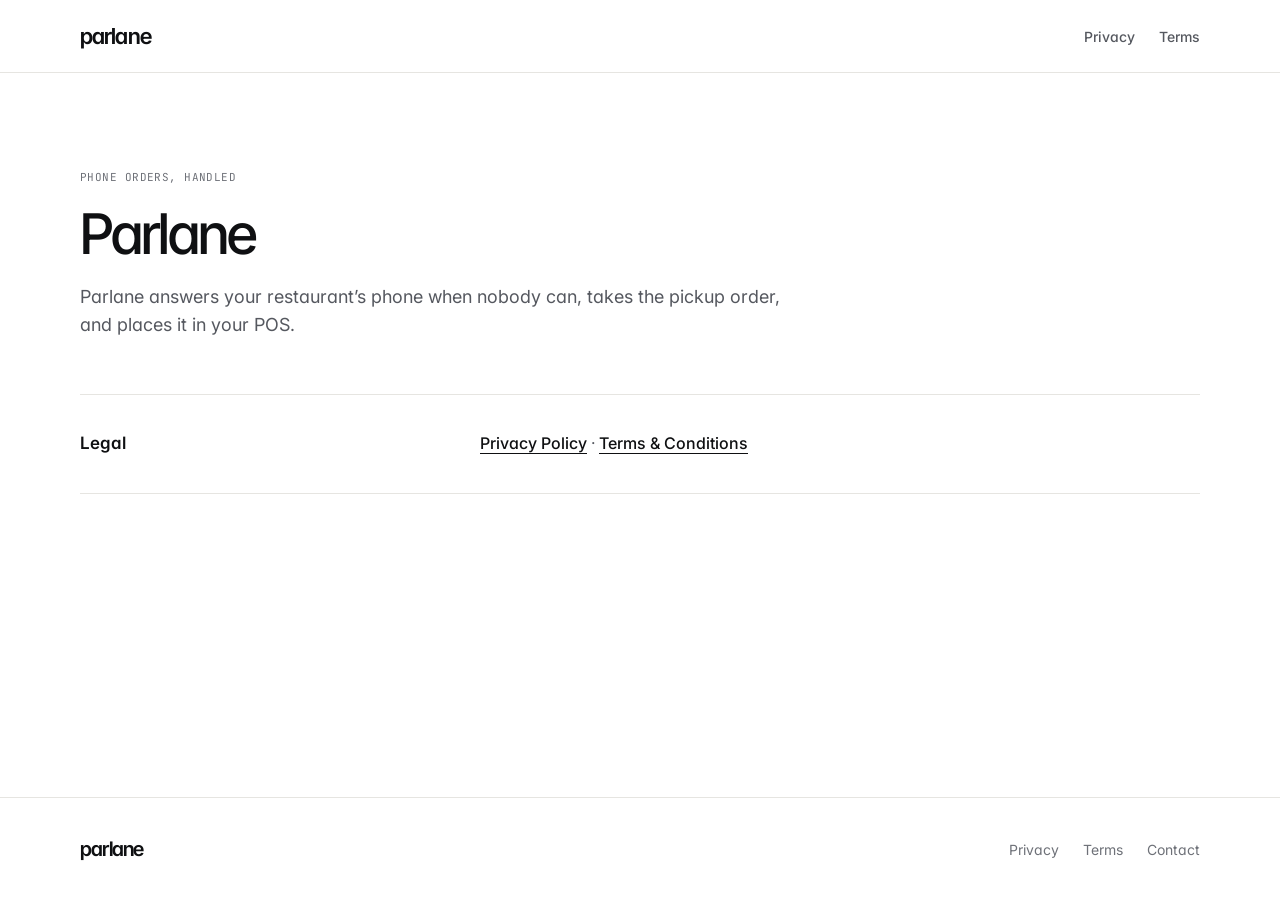
<file: index.html>
<!doctype html>
<html lang="en"><head><meta charset="utf-8"><meta name="viewport" content="width=device-width,initial-scale=1">
<title>Phone orders, handled | Parlane</title><meta name="description" content="Parlane answers your restaurant's phone, takes the pickup order, and places it in your POS."><link rel="stylesheet" href="/style.css"></head>
<body><header><div class="wrap"><a class="wordmark" href="/">parlane</a><nav aria-label="Main"><a href="/privacy.html">Privacy</a><a href="/terms.html">Terms</a></nav></div></header>
<main><div class="wrap legal"><div class="intro"><p class="m">Phone orders, handled</p><h1 class="d">Parlane</h1>
<p class="lede">Parlane answers your restaurant&rsquo;s phone when nobody can, takes the pickup order, and places it in your POS.</p></div>
<div class="rows">
<section class="row"><h2>Legal</h2><div class="body"><p><a href="/privacy.html">Privacy Policy</a> &middot; <a href="/terms.html">Terms &amp; Conditions</a></p></div></section>
</div></div></main>
<footer><div class="wrap"><a class="wordmark" href="/">parlane</a><nav aria-label="Footer"><a href="/privacy.html">Privacy</a><a href="/terms.html">Terms</a><a href="mailto:ibrahim.am1998@gmail.com">Contact</a></nav></div></footer></body></html>
</file>
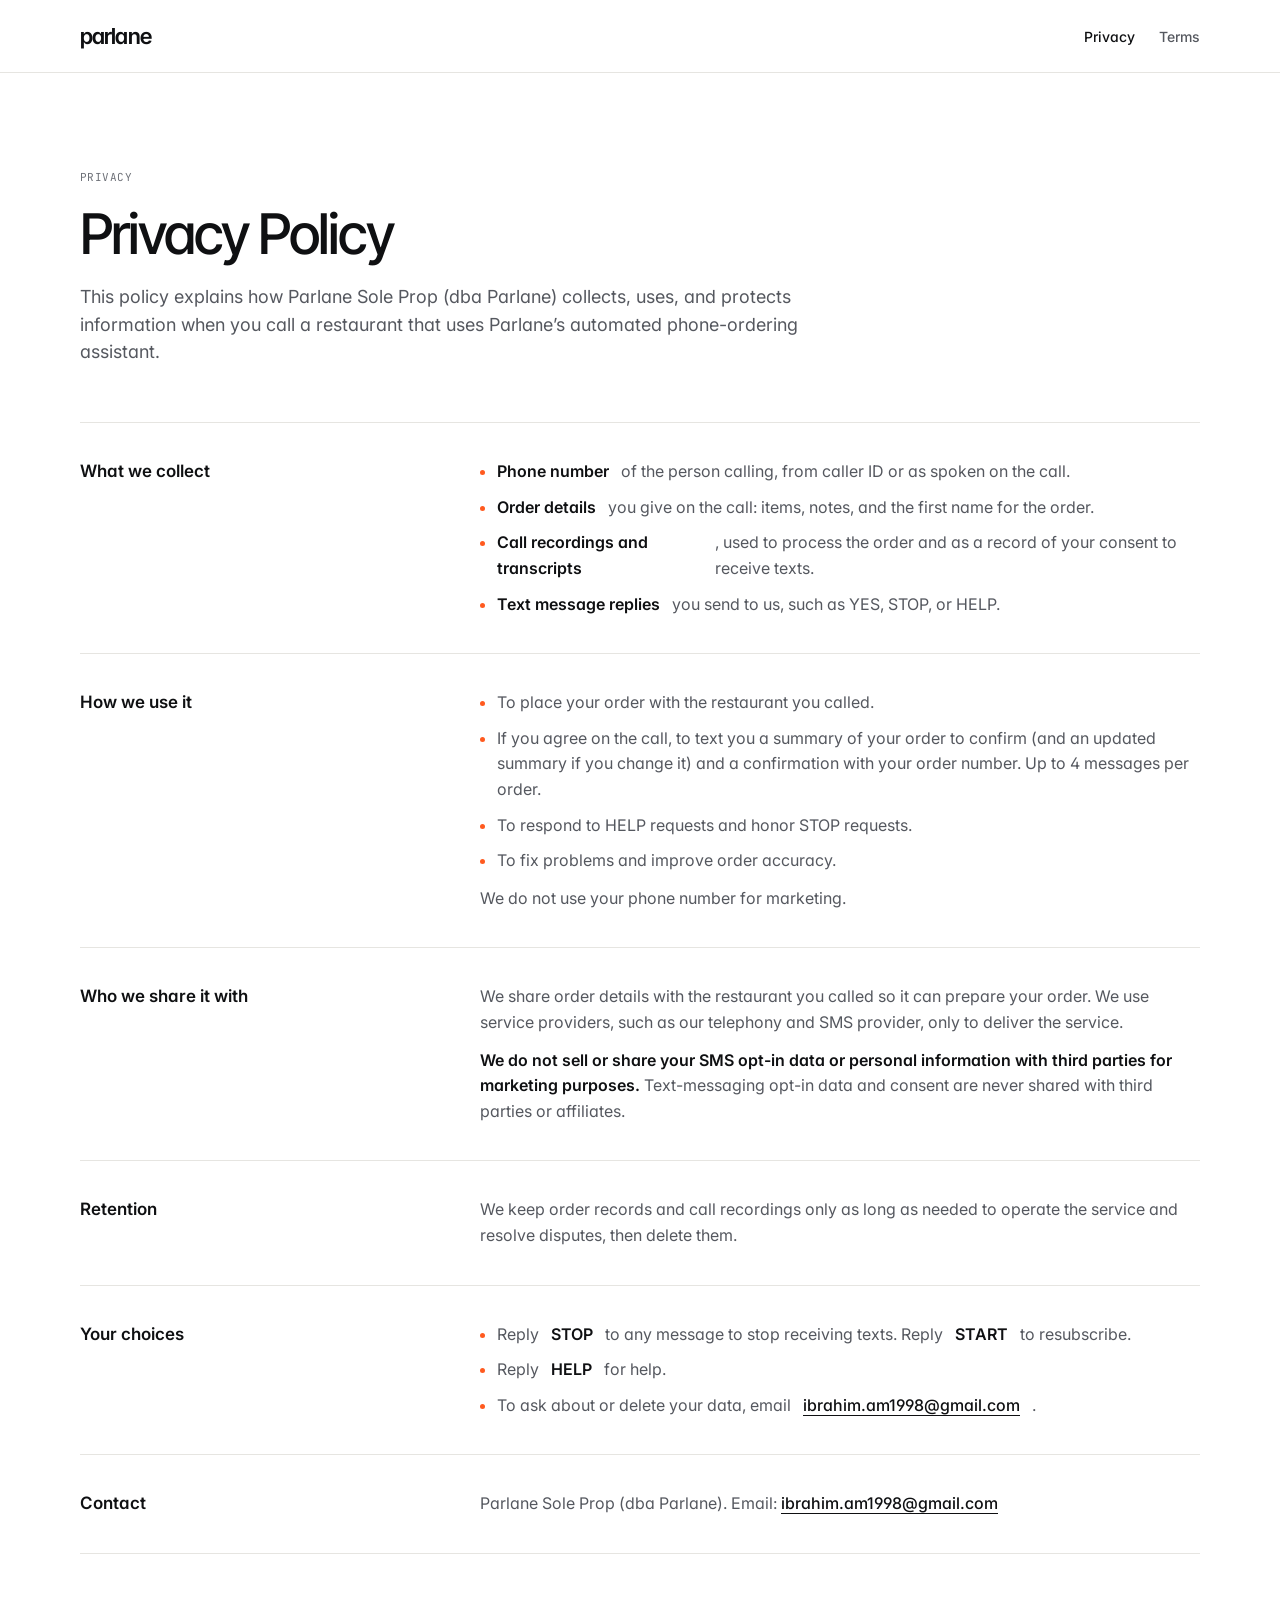
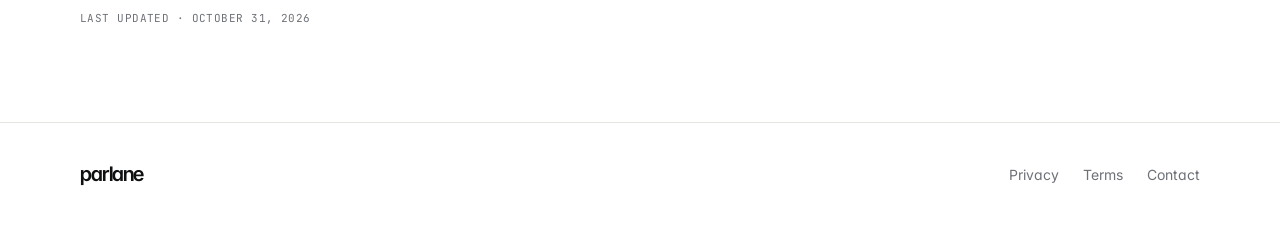
<file: privacy.html>
<!doctype html>
<html lang="en"><head><meta charset="utf-8"><meta name="viewport" content="width=device-width,initial-scale=1">
<title>Privacy Policy | Parlane</title><meta name="description" content="Privacy Policy for Parlane, operated by Parlane Sole Prop."><link rel="stylesheet" href="/style.css"></head>
<body><header><div class="wrap"><a class="wordmark" href="/">parlane</a><nav aria-label="Main"><a href="/privacy.html" aria-current="page">Privacy</a><a href="/terms.html">Terms</a></nav></div></header>
<main><div class="wrap legal"><div class="intro"><p class="m">Privacy</p><h1 class="d">Privacy Policy</h1>
<p class="lede">This policy explains how Parlane Sole Prop (dba Parlane) collects, uses, and protects information when you call a restaurant that uses Parlane&rsquo;s automated phone-ordering assistant.</p></div>
<div class="rows">
<section class="row"><h2>What we collect</h2><div class="body"><ul>
<li><strong>Phone number</strong> of the person calling, from caller ID or as spoken on the call.</li>
<li><strong>Order details</strong> you give on the call: items, notes, and the first name for the order.</li>
<li><strong>Call recordings and transcripts</strong>, used to process the order and as a record of your consent to receive texts.</li>
<li><strong>Text message replies</strong> you send to us, such as YES, STOP, or HELP.</li></ul></div></section>
<section class="row"><h2>How we use it</h2><div class="body"><ul>
<li>To place your order with the restaurant you called.</li>
<li>If you agree on the call, to text you a summary of your order to confirm (and an updated summary if you change it) and a confirmation with your order number. Up to 4 messages per order.</li>
<li>To respond to HELP requests and honor STOP requests.</li>
<li>To fix problems and improve order accuracy.</li></ul>
<p>We do not use your phone number for marketing.</p></div></section>
<section class="row"><h2>Who we share it with</h2><div class="body"><p>We share order details with the restaurant you called so it can prepare your order. We use service providers, such as our telephony and SMS provider, only to deliver the service.</p>
<p><strong>We do not sell or share your SMS opt-in data or personal information with third parties for marketing purposes.</strong> Text-messaging opt-in data and consent are never shared with third parties or affiliates.</p></div></section>
<section class="row"><h2>Retention</h2><div class="body"><p>We keep order records and call recordings only as long as needed to operate the service and resolve disputes, then delete them.</p></div></section>
<section class="row"><h2>Your choices</h2><div class="body"><ul>
<li>Reply <strong>STOP</strong> to any message to stop receiving texts. Reply <strong>START</strong> to resubscribe.</li>
<li>Reply <strong>HELP</strong> for help.</li>
<li>To ask about or delete your data, email <a href="mailto:ibrahim.am1998@gmail.com">ibrahim.am1998@gmail.com</a>.</li></ul></div></section>
<section class="row"><h2>Contact</h2><div class="body"><p>Parlane Sole Prop (dba Parlane). Email: <a href="mailto:ibrahim.am1998@gmail.com">ibrahim.am1998@gmail.com</a></p></div></section>
</div>
<p class="m updated">Last updated · October 31, 2026</p></div></main>
<footer><div class="wrap"><a class="wordmark" href="/">parlane</a><nav aria-label="Footer"><a href="/privacy.html">Privacy</a><a href="/terms.html">Terms</a><a href="mailto:ibrahim.am1998@gmail.com">Contact</a></nav></div></footer></body></html>
</file>
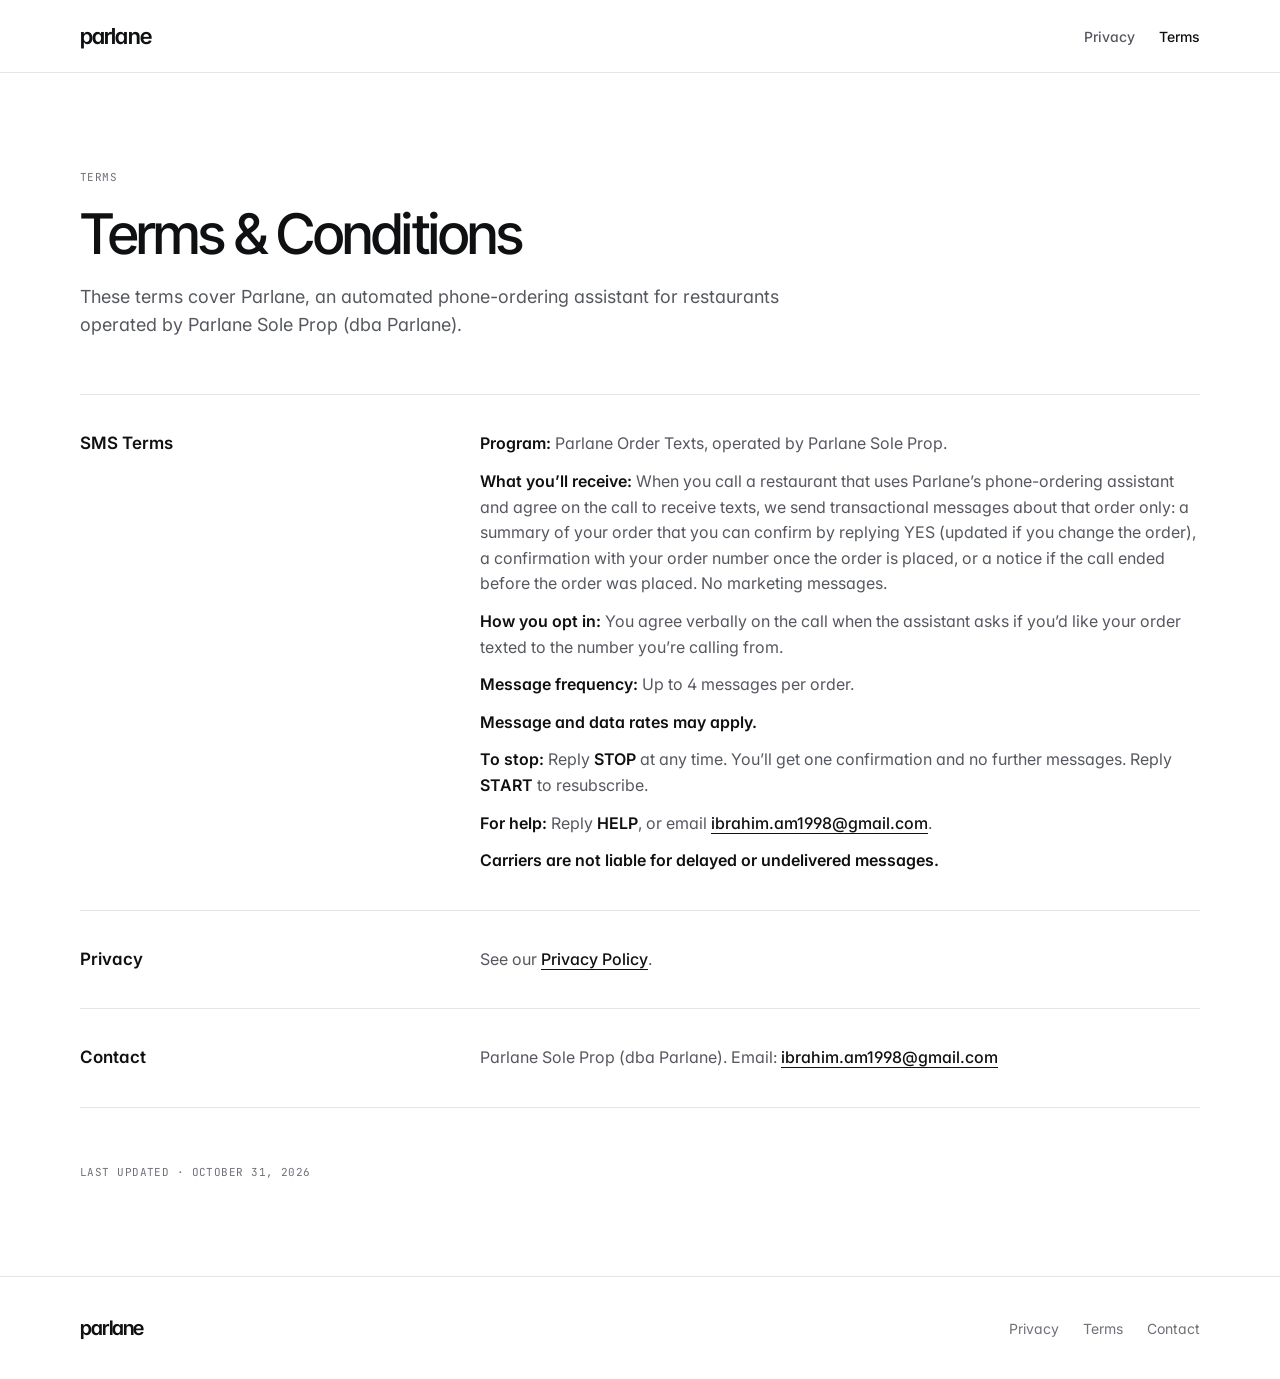
<file: terms.html>
<!doctype html>
<html lang="en"><head><meta charset="utf-8"><meta name="viewport" content="width=device-width,initial-scale=1">
<title>Terms &amp; Conditions | Parlane</title><meta name="description" content="Terms &amp; Conditions and SMS Terms for Parlane, operated by Parlane Sole Prop."><link rel="stylesheet" href="/style.css"></head>
<body><header><div class="wrap"><a class="wordmark" href="/">parlane</a><nav aria-label="Main"><a href="/privacy.html">Privacy</a><a href="/terms.html" aria-current="page">Terms</a></nav></div></header>
<main><div class="wrap legal"><div class="intro"><p class="m">Terms</p><h1 class="d">Terms &amp; Conditions</h1>
<p class="lede">These terms cover Parlane, an automated phone-ordering assistant for restaurants operated by Parlane Sole Prop (dba Parlane).</p></div>
<div class="rows">
<section class="row"><h2>SMS Terms</h2><div class="body"><p><strong>Program:</strong> Parlane Order Texts, operated by Parlane Sole Prop.</p>
<p><strong>What you&rsquo;ll receive:</strong> When you call a restaurant that uses Parlane&rsquo;s phone-ordering assistant and agree on the call to receive texts, we send transactional messages about that order only: a summary of your order that you can confirm by replying YES (updated if you change the order), a confirmation with your order number once the order is placed, or a notice if the call ended before the order was placed. No marketing messages.</p>
<p><strong>How you opt in:</strong> You agree verbally on the call when the assistant asks if you&rsquo;d like your order texted to the number you&rsquo;re calling from.</p>
<p><strong>Message frequency:</strong> Up to 4 messages per order.</p>
<p><strong>Message and data rates may apply.</strong></p>
<p><strong>To stop:</strong> Reply <strong>STOP</strong> at any time. You&rsquo;ll get one confirmation and no further messages. Reply <strong>START</strong> to resubscribe.</p>
<p><strong>For help:</strong> Reply <strong>HELP</strong>, or email <a href="mailto:ibrahim.am1998@gmail.com">ibrahim.am1998@gmail.com</a>.</p>
<p><strong>Carriers are not liable for delayed or undelivered messages.</strong></p></div></section>
<section class="row"><h2>Privacy</h2><div class="body"><p>See our <a href="/privacy.html">Privacy Policy</a>.</p></div></section>
<section class="row"><h2>Contact</h2><div class="body"><p>Parlane Sole Prop (dba Parlane). Email: <a href="mailto:ibrahim.am1998@gmail.com">ibrahim.am1998@gmail.com</a></p></div></section>
</div>
<p class="m updated">Last updated · October 31, 2026</p></div></main>
<footer><div class="wrap"><a class="wordmark" href="/">parlane</a><nav aria-label="Footer"><a href="/privacy.html">Privacy</a><a href="/terms.html">Terms</a><a href="mailto:ibrahim.am1998@gmail.com">Contact</a></nav></div></footer></body></html>
</file>
<file: style.css>
@import url("https://fonts.googleapis.com/css2?family=Inter+Tight:wght@500;600&family=Inter:wght@400;500;600&family=JetBrains+Mono:wght@400;500&display=swap");
/* Mirrors the Parlane design canvas and apps/web LegalPage. */
:root{--ink:#0F1012;--muted:#55585F;--faint:#6E7178;--hair:#E6E5E1;--signal:#FF5A1F;--bg:#FFFFFF}
*{box-sizing:border-box}
body{margin:0;background:var(--bg);color:var(--ink);font:16px/1.5 Inter,ui-sans-serif,system-ui,sans-serif;-webkit-font-smoothing:antialiased;font-feature-settings:"ss01","cv11";min-height:100vh;display:flex;flex-direction:column}
h1,h2,p{margin:0}
.wrap{width:100%;max-width:1200px;margin:0 auto;padding:0 20px}
@media(min-width:640px){.wrap{padding:0 40px}}
.d{font-family:"Inter Tight",Inter,sans-serif;font-weight:500;letter-spacing:-0.035em}
.m{font-family:"JetBrains Mono",ui-monospace,monospace;font-size:11px;letter-spacing:.04em;text-transform:uppercase}
header{border-bottom:1px solid var(--hair)}
header .wrap{display:flex;align-items:center;justify-content:space-between;gap:24px;min-height:72px;flex-wrap:wrap}
.wordmark{font-family:"Inter Tight",Inter,sans-serif;font-weight:600;letter-spacing:-0.04em;font-size:22px;color:var(--ink);text-decoration:none}
header nav{display:flex;gap:24px}
header nav a{font-size:14px;font-weight:500;color:var(--muted);text-decoration:none}
header nav a:hover,header nav a[aria-current]{color:var(--ink)}
main{flex:1}
.legal{display:flex;flex-direction:column;gap:56px;padding-top:80px;padding-bottom:80px}
@media(min-width:640px){.legal{padding-top:96px;padding-bottom:96px}}
.intro{display:flex;flex-direction:column;gap:20px;max-width:720px}
.intro .m{color:var(--faint)}
h1{font-size:44px;line-height:1.02}
@media(min-width:640px){h1{font-size:56px}}
.lede{font-size:18px;line-height:1.55;color:var(--muted)}
.rows{border-bottom:1px solid var(--hair)}
.row{display:grid;gap:16px;padding:36px 0;border-top:1px solid var(--hair)}
@media(min-width:768px){.row{grid-template-columns:minmax(0,1fr) minmax(0,2fr);gap:40px}}
h2{font-size:17px;font-weight:600}
.body{display:flex;flex-direction:column;gap:12px;font-size:16px;line-height:1.6;color:var(--muted)}
.body ul{list-style:none;margin:0;padding:0;display:flex;flex-direction:column;gap:10px}
.body li{display:flex;gap:12px}
.body li::before{content:"";flex:none;width:5px;height:5px;margin-top:11px;border-radius:50%;background:var(--signal)}
strong{font-weight:600;color:var(--ink)}
.body a{font-weight:500;color:var(--ink);text-underline-offset:4px}
.body a:hover{color:var(--signal)}
.updated{color:var(--faint)}
footer{border-top:1px solid var(--hair)}
footer .wrap{display:flex;flex-wrap:wrap;gap:16px;justify-content:space-between;align-items:center;padding-top:36px;padding-bottom:36px}
footer .wordmark{font-size:20px}
footer nav{display:flex;flex-wrap:wrap;gap:24px}
footer nav a{font-size:14px;color:var(--faint);text-decoration:none}
footer nav a:hover{color:var(--ink)}
</file>
